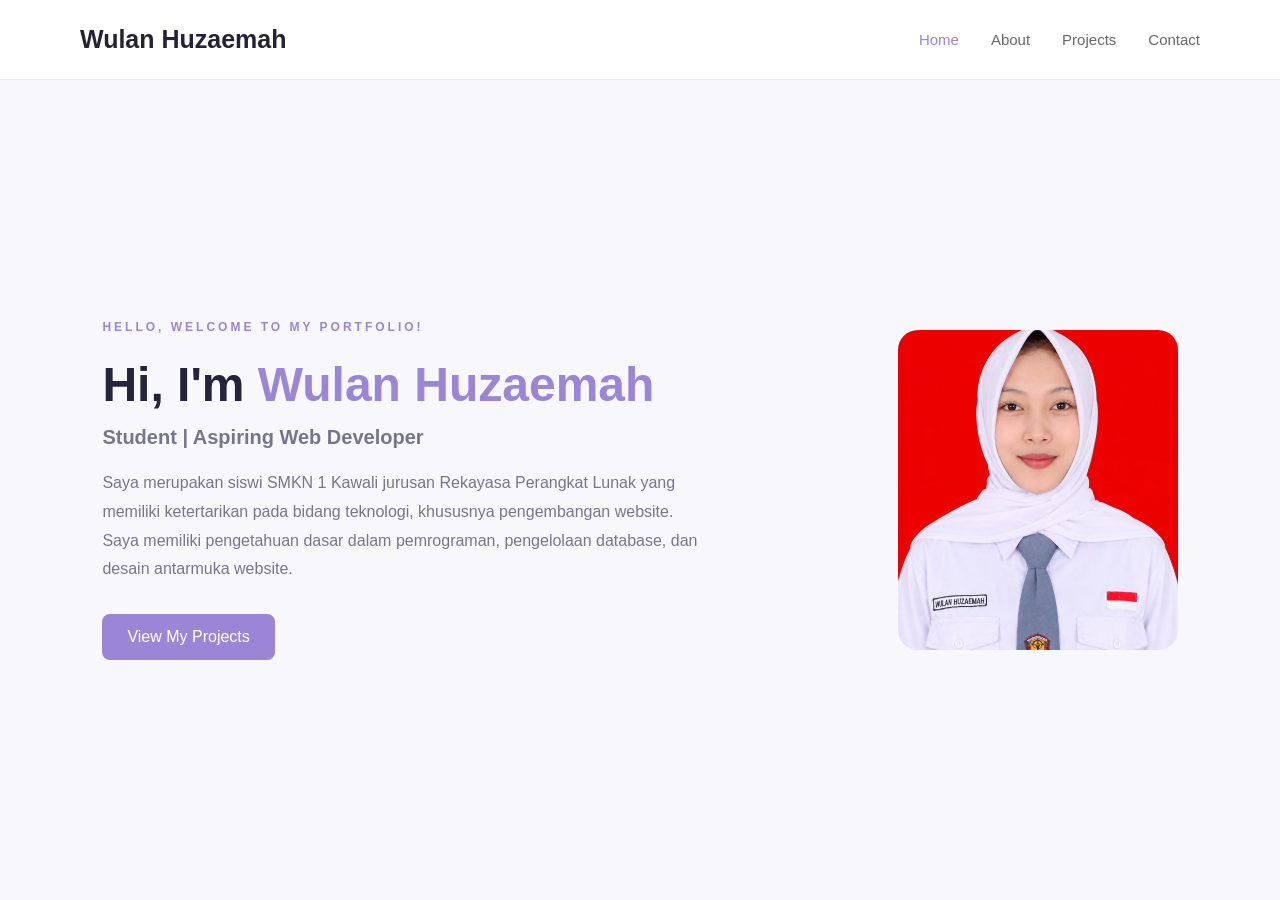
<file: index.html>
<!DOCTYPE html>
<html lang="id">
<head>
    <meta charset="UTF-8">
    <meta name="viewport" content="width=device-width, initial-scale=1.0">
    <title>Wulan Huzaemah | My Portfolio</title>

    <link rel="stylesheet" href="style.css">
</head>
<body>

    <!-- NAVBAR -->
    <header class="navbar">
        <div class="nav-container">

            <a href="index.html" class="logo">Wulan Huzaemah</a>

            <nav>
                <ul class="nav-links">
                    <li>
                        <a href="index.html" class="active">Home</a>
                    </li>

                    <li>
                        <a href="about.html">About</a>
                    </li>

                    <li>
                        <a href="project.html">Projects</a>
                    </li>

                    <li>
                        <a href="contact.html">Contact</a>
                    </li>
                </ul>
            </nav>

        </div>
    </header>

    <!-- HOME SECTION -->
    <main>

        <section class="home" id="home">

            <!-- HOME CONTENT -->
            <div class="home-content">

                <p class="greeting">
                    HELLO, WELCOME TO MY PORTFOLIO!
                </p>

                <h1>
                    Hi, I'm <span>Wulan Huzaemah</span>
                </h1>

                <h2>
                    Student | Aspiring Web Developer
                </h2>

                <p class="description">
                    Saya merupakan siswi SMKN 1 Kawali jurusan
                    Rekayasa Perangkat Lunak yang memiliki
                    ketertarikan pada bidang teknologi, khususnya
                    pengembangan website. Saya memiliki pengetahuan
                    dasar dalam pemrograman, pengelolaan database,
                    dan desain antarmuka website.
                </p>

                <a href="project.html" class="btn">
                    View My Projects
                </a>

            </div>

            <!-- HOME IMAGE -->
            <div class="home-image">

                <div class="image-placeholder">
                    <img src="profil.jpeg" alt="Foto Wulan Huzaemah">
                </div>

            </div>

        </section>

    </main>

</body>
</html>
</file>
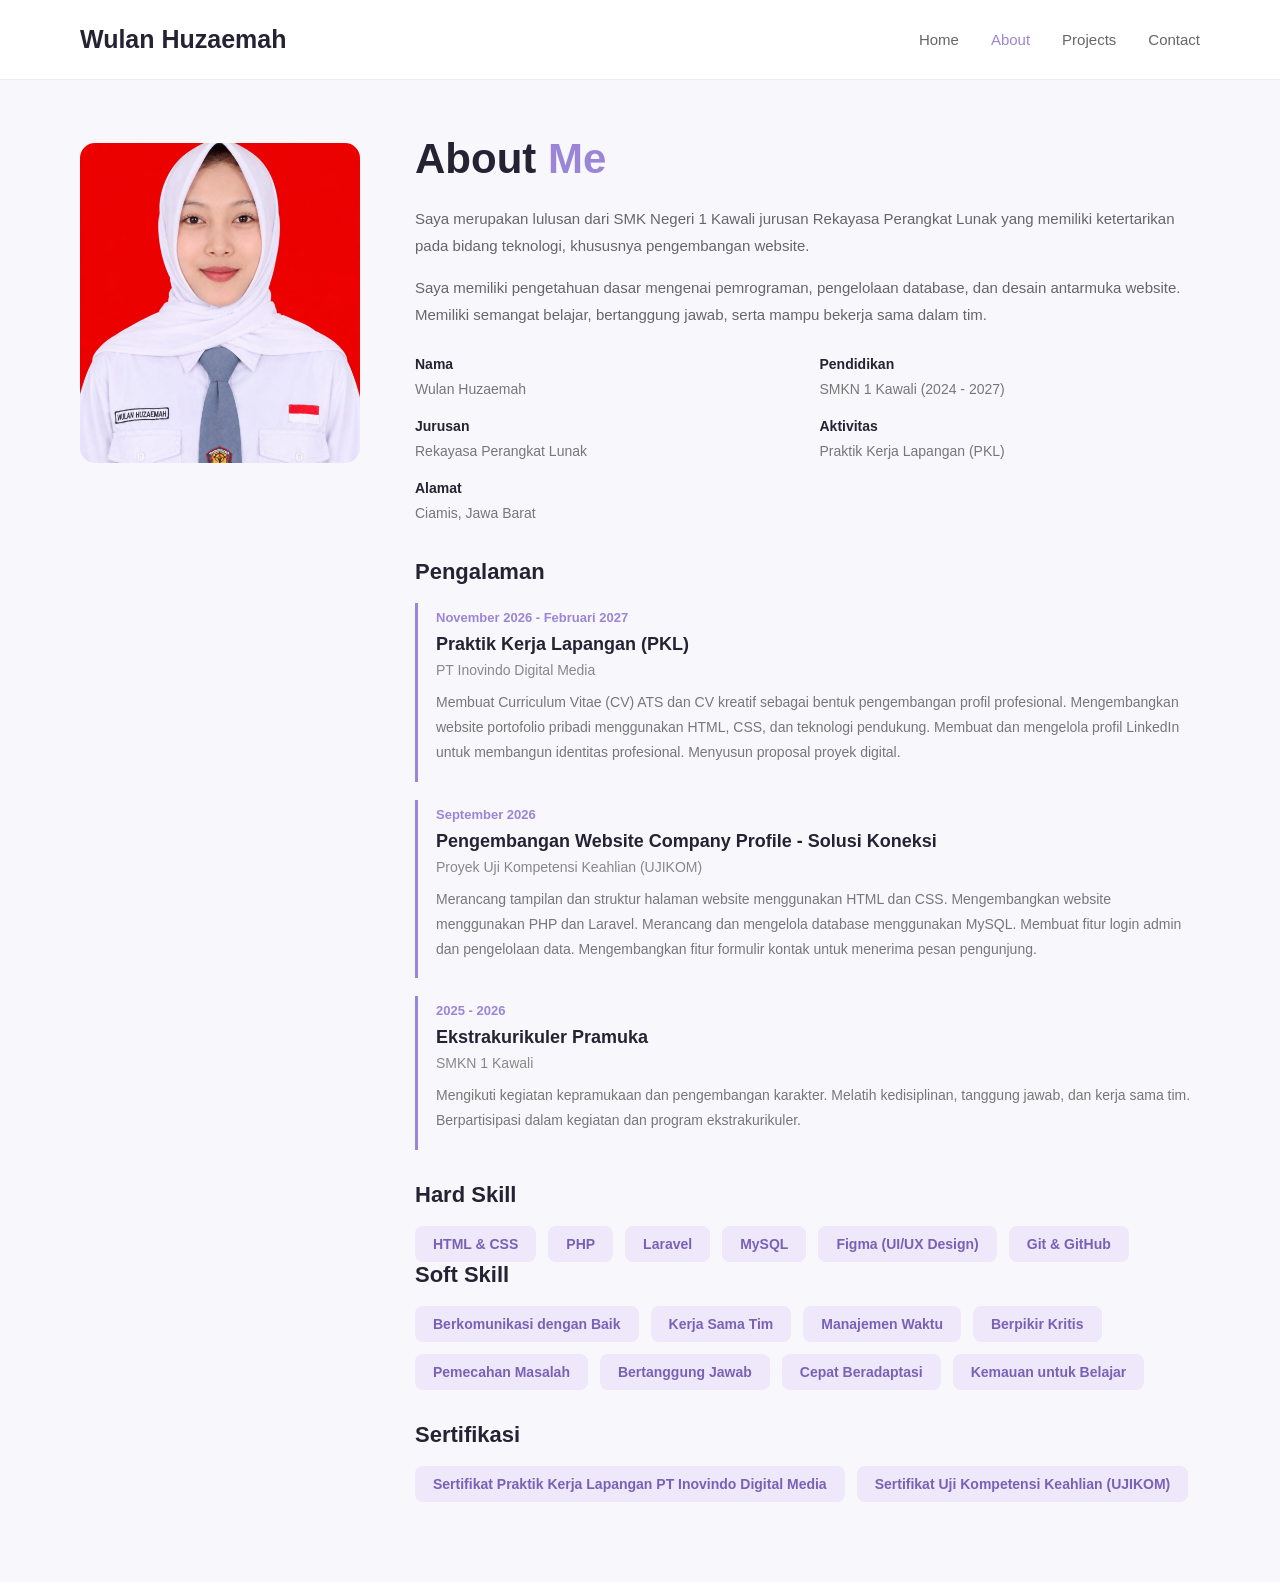
<file: about.html>
<!DOCTYPE html>
<html lang="id">
<head>
    <meta charset="UTF-8">
    <meta name="viewport" content="width=device-width, initial-scale=1.0">
    <title>About me | Wulan Huzaemah</title>
    <link rel="stylesheet" href="style.css">
</head>
<body>

    <!-- NAVBAR -->
    <header class="navbar">
        <div class="nav-container">
            <a href="index.html" class="logo">Wulan Huzaemah</a>

            <nav>
                <ul class="nav-links">
                    <li><a href="index.html">Home</a></li>
                    <li><a href="about.html" class="active">About</a></li>
                    <li><a href="project.html">Projects</a></li>
                    <li><a href="contact.html">Contact</a></li>
                </ul>
            </nav>
        </div>
    </header>

    <!-- ABOUT SECTION -->
    <main>
        <section class="about">

            <div class="about-image">
                <img src="profil.jpeg" alt="Foto Profil Wulan">
            </div>

            <div class="about-content">

                <h1>About <span>Me</span></h1>

                <!-- PROFIL DIRI -->
                <p class="about-description">
                    Saya merupakan lulusan dari SMK Negeri 1 Kawali
                    jurusan Rekayasa Perangkat Lunak yang memiliki
                    ketertarikan pada bidang teknologi, khususnya
                    pengembangan website.
                </p>

                <p class="about-description">
                    Saya memiliki pengetahuan dasar mengenai pemrograman,
                    pengelolaan database, dan desain antarmuka website.
                    Memiliki semangat belajar, bertanggung jawab, serta
                    mampu bekerja sama dalam tim.
                </p>

                <!-- PERSONAL INFORMATION -->
                <div class="about-info">

                    <div class="info-item">
                        <strong>Nama</strong>
                        <span>Wulan Huzaemah</span>
                    </div>

                    <div class="info-item">
                        <strong>Pendidikan</strong>
                        <span>SMKN 1 Kawali (2024 - 2027)</span>
                    </div>

                    <div class="info-item">
                        <strong>Jurusan</strong>
                        <span>Rekayasa Perangkat Lunak</span>
                    </div>

                    <div class="info-item">
                        <strong>Aktivitas</strong>
                        <span>Praktik Kerja Lapangan (PKL)</span>
                    </div>

                    <div class="info-item">
                        <strong>Alamat</strong>
                        <span>Ciamis, Jawa Barat</span>
                    </div>

                </div>

                <!-- EXPERIENCE -->
                <div class="experience">
                    <h2>Pengalaman</h2>

                    <div class="experience-item">
                        <span class="experience-year">
                            November 2026 - Februari 2027
                        </span>

                        <h3>Praktik Kerja Lapangan (PKL)</h3>
                        <h4>PT Inovindo Digital Media</h4>

                        <p>
                            Membuat Curriculum Vitae (CV) ATS dan CV kreatif
                            sebagai bentuk pengembangan profil profesional.
                            Mengembangkan website portofolio pribadi
                            menggunakan HTML, CSS, dan teknologi pendukung.
                            Membuat dan mengelola profil LinkedIn untuk
                            membangun identitas profesional. Menyusun
                            proposal proyek digital.
                        </p>
                    </div>

                    <div class="experience-item">
                        <span class="experience-year">
                            September 2026
                        </span>

                        <h3>Pengembangan Website Company Profile - Solusi Koneksi</h3>
                        <h4>Proyek Uji Kompetensi Keahlian (UJIKOM)</h4>

                        <p>
                            Merancang tampilan dan struktur halaman website
                            menggunakan HTML dan CSS. Mengembangkan website
                            menggunakan PHP dan Laravel. Merancang dan
                            mengelola database menggunakan MySQL. Membuat
                            fitur login admin dan pengelolaan data.
                            Mengembangkan fitur formulir kontak untuk
                            menerima pesan pengunjung.
                        </p>
                    </div>

                    <div class="experience-item">
                        <span class="experience-year">
                            2025 - 2026
                        </span>

                        <h3>Ekstrakurikuler Pramuka</h3>
                        <h4>SMKN 1 Kawali</h4>

                        <p>
                            Mengikuti kegiatan kepramukaan dan pengembangan
                            karakter. Melatih kedisiplinan, tanggung jawab,
                            dan kerja sama tim. Berpartisipasi dalam kegiatan
                            dan program ekstrakurikuler.
                        </p>
                    </div>
                </div>

                <!-- HARD SKILLS -->
                <div class="skills">
                    <h2>Hard Skill</h2>

                    <div class="skill-list">
                        <span>HTML & CSS</span>
                        <span>PHP</span>
                        <span>Laravel</span>
                        <span>MySQL</span>
                        <span>Figma (UI/UX Design)</span>
                        <span>Git & GitHub</span>
                    </div>

                    <!-- SOFT SKILLS -->
                    <h2>Soft Skill</h2>

                    <div class="skill-list">
                        <span>Berkomunikasi dengan Baik</span>
                        <span>Kerja Sama Tim</span>
                        <span>Manajemen Waktu</span>
                        <span>Berpikir Kritis</span>
                        <span>Pemecahan Masalah</span>
                        <span>Bertanggung Jawab</span>
                        <span>Cepat Beradaptasi</span>
                        <span>Kemauan untuk Belajar</span>
                    </div>
                </div>

                <!-- CERTIFICATIONS -->
                <div class="skills">
                    <h2>Sertifikasi</h2>

                    <div class="skill-list">
                        <span>Sertifikat Praktik Kerja Lapangan PT Inovindo Digital Media</span>
                        <span>Sertifikat Uji Kompetensi Keahlian (UJIKOM)</span>
                    </div>
                </div>

            </div>
        </section>
    </main>

</body>
</html>
</file>
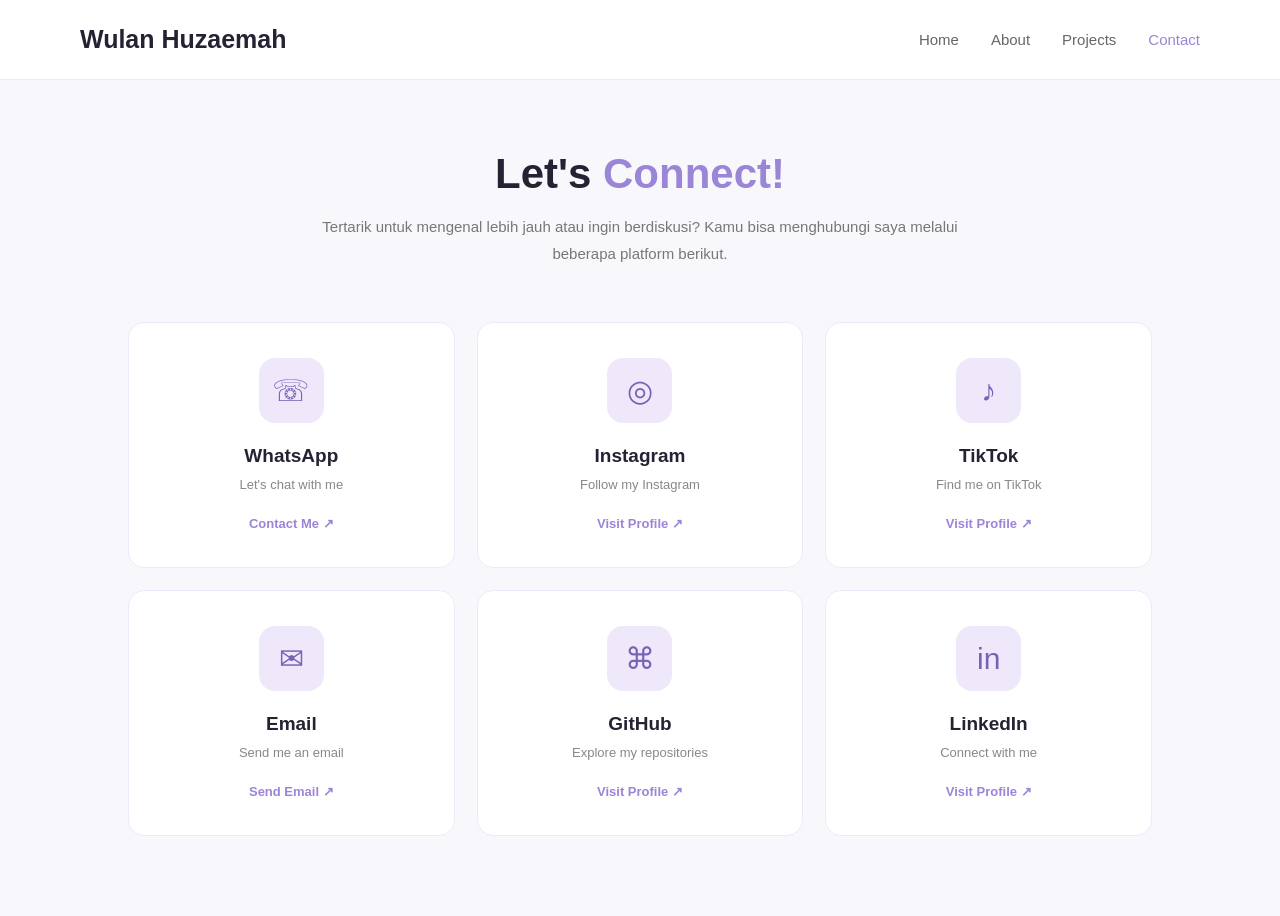
<file: contact.html>
<!DOCTYPE html>
<html lang="id">
<head>
    <meta charset="UTF-8">
    <meta name="viewport" content="width=device-width, initial-scale=1.0">
    <title>Contact | Wulan Huzaemah</title>
    <link rel="stylesheet" href="style.css">
</head>
<body>

    <!-- NAVBAR -->
    <header class="navbar">
        <div class="nav-container">

            <a href="index.html" class="logo">
                Wulan Huzaemah
            </a>

            <nav>
                <ul class="nav-links">
                    <li><a href="index.html">Home</a></li>
                    <li><a href="about.html">About</a></li>
                    <li><a href="project.html">Projects</a></li>
                    <li><a href="contact.html" class="active">Contact</a></li>
                </ul>
            </nav>

        </div>
    </header>

    <!-- CONTACT SECTION -->
    <main>
        <section class="contact">

            <div class="contact-heading">

                <h1>Let's <span>Connect!</span></h1>

                <p>
                    Tertarik untuk mengenal lebih jauh atau ingin
                    berdiskusi? Kamu bisa menghubungi saya melalui
                    beberapa platform berikut.
                </p>

            </div>

            <!-- CONTACT CARDS -->
            <div class="contact-cards">

                <!-- WHATSAPP -->
                <a href="https://wa.me/6281572826640"
                   class="contact-card"
                   target="_blank"
                   rel="noopener noreferrer">

                    <div class="contact-icon">☏</div>
                    <h2>WhatsApp</h2>
                    <p>Let's chat with me</p>
                    <span class="contact-link">Contact Me ↗</span>

                </a>

                <!-- INSTAGRAM -->
                <a href="https://www.instagram.com/ulnhzaa_/"
                   class="contact-card"
                   target="_blank"
                   rel="noopener noreferrer">

                    <div class="contact-icon">◎</div>
                    <h2>Instagram</h2>
                    <p>Follow my Instagram</p>
                    <span class="contact-link">Visit Profile ↗</span>

                </a>

                <!-- TIKTOK -->
                <a href="https://www.tiktok.com/@ulelel._"
                   class="contact-card"
                   target="_blank"
                   rel="noopener noreferrer">

                    <div class="contact-icon">♪</div>
                    <h2>TikTok</h2>
                    <p>Find me on TikTok</p>
                    <span class="contact-link">Visit Profile ↗</span>

                </a>

                <!-- EMAIL -->
                <a href="mailto:wulanhuzaemah129@gmail.com"
                   class="contact-card">

                    <div class="contact-icon">✉</div>
                    <h2>Email</h2>
                    <p>Send me an email</p>
                    <span class="contact-link">Send Email ↗</span>

                </a>

                <!-- GITHUB -->
                <a href="github.com/WulanHuzaemah"
                   class="contact-card"
                   target="_blank"
                   rel="noopener noreferrer">

                    <div class="contact-icon">⌘</div>
                    <h2>GitHub</h2>
                    <p>Explore my repositories</p>
                    <span class="contact-link">Visit Profile ↗</span>

                </a>

                <!-- LINKEDIN -->
                <a href="https://www.linkedin.com/in/wulan-huzaemah-00287b448?utm_source=share_via&utm_content=profile&utm_medium=member_android"
                   class="contact-card"
                   target="_blank"
                   rel="noopener noreferrer">

                    <div class="contact-icon">in</div>
                    <h2>LinkedIn</h2>
                    <p>Connect with me</p>
                    <span class="contact-link">Visit Profile ↗</span>

                </a>

            </div>

        </section>
    </main>

</body>
</html>
</file>
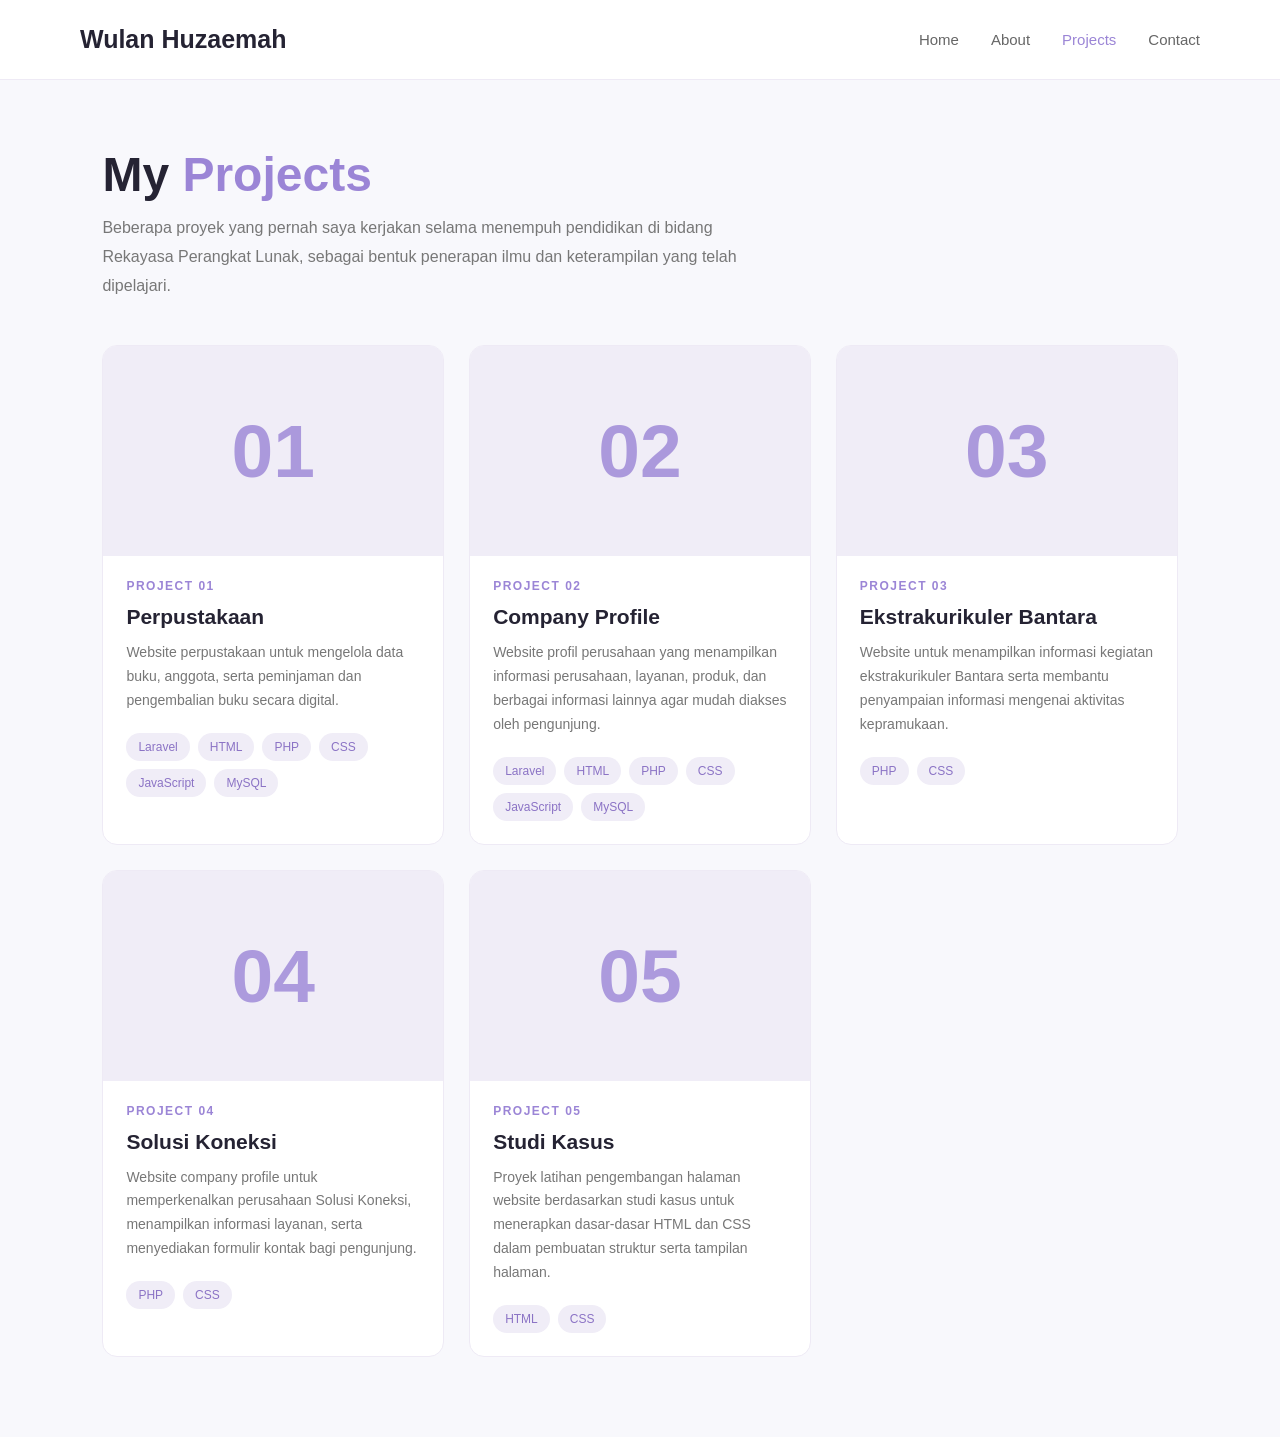
<file: project.html>
<!DOCTYPE html>
<html lang="id">
<head>
    <meta charset="UTF-8">
    <meta name="viewport" content="width=device-width, initial-scale=1.0">
    <title>Projects | Wulan Huzaemah</title>
    <link rel="stylesheet" href="style.css">
</head>
<body>

    <!-- NAVBAR -->
    <header class="navbar">
        <div class="nav-container">
            <a href="index.html" class="logo">Wulan Huzaemah</a>

            <nav>
                <ul class="nav-links">
                    <li><a href="index.html">Home</a></li>
                    <li><a href="about.html">About</a></li>
                    <li><a href="project.html" class="active">Projects</a></li>
                    <li><a href="contact.html">Contact</a></li>
                </ul>
            </nav>
        </div>
    </header>

    <!-- PROJECT SECTION -->
    <main class="projects">
        <div class="projects-container">

            <div class="projects-heading">
                <h1>My <span> Projects </span></h1>
                <p>
                    Beberapa proyek yang pernah saya kerjakan
                    selama menempuh pendidikan di bidang Rekayasa
                    Perangkat Lunak, sebagai bentuk penerapan
                    ilmu dan keterampilan yang telah dipelajari.
                </p>
            </div>

            <div class="project-grid">

                <!-- PROJECT 1 -->
                <article class="project-card">
                    <div class="project-image">
                        <span>01</span>
                    </div>

                    <div class="project-info">
                        <p class="project-number">PROJECT 01</p>
                        <h2>Perpustakaan</h2>

                        <p class="project-description">
                            Website perpustakaan untuk mengelola
                            data buku, anggota, serta peminjaman
                            dan pengembalian buku secara digital.
                        </p>

                        <div class="project-tags">
                            <span>Laravel</span>
                            <span>HTML</span>
                            <span>PHP</span>
                            <span>CSS</span>
                            <span>JavaScript</span>
                            <span>MySQL</span>
                        </div>
                    </div>
                </article>

                <!-- PROJECT 2 -->
                <article class="project-card">
                    <div class="project-image">
                        <span>02</span>
                    </div>

                    <div class="project-info">
                        <p class="project-number">PROJECT 02</p>
                        <h2>Company Profile</h2>

                        <p class="project-description">
                            Website profil perusahaan yang menampilkan
                            informasi perusahaan, layanan, produk,
                            dan berbagai informasi lainnya agar
                            mudah diakses oleh pengunjung.
                        </p>

                        <div class="project-tags">
                            <span>Laravel</span>
                            <span>HTML</span>
                            <span>PHP</span>
                            <span>CSS</span>
                            <span>JavaScript</span>
                            <span>MySQL</span>
                        </div>
                    </div>
                </article>

                <!-- PROJECT 3 -->
                <article class="project-card">
                    <div class="project-image">
                        <span>03</span>
                    </div>

                    <div class="project-info">
                        <p class="project-number">PROJECT 03</p>
                        <h2>Ekstrakurikuler Bantara</h2>

                        <p class="project-description">
                            Website untuk menampilkan informasi
                            kegiatan ekstrakurikuler Bantara serta
                            membantu penyampaian informasi mengenai
                            aktivitas kepramukaan.
                        </p>

                        <div class="project-tags">
                            <span>PHP</span>
                            <span>CSS</span>
                        </div>
                    </div>
                </article>

                <!-- PROJECT 4 -->
                <article class="project-card">
                    <div class="project-image">
                        <span>04</span>
                    </div>

                    <div class="project-info">
                        <p class="project-number">PROJECT 04</p>
                        <h2>Solusi Koneksi</h2>

                        <p class="project-description">
                            Website company profile untuk
                            memperkenalkan perusahaan Solusi Koneksi,
                            menampilkan informasi layanan, serta
                            menyediakan formulir kontak bagi pengunjung.
                        </p>

                        <div class="project-tags">
                            <span>PHP</span>
                            <span>CSS</span>
                        </div>
                    </div>
                </article>

                <!-- PROJECT 5 -->
                <article class="project-card">
                    <div class="project-image">
                        <span>05</span>
                    </div>

                    <div class="project-info">
                        <p class="project-number">PROJECT 05</p>
                        <h2>Studi Kasus</h2>

                        <p class="project-description">
                            Proyek latihan pengembangan halaman website
                            berdasarkan studi kasus untuk menerapkan
                            dasar-dasar HTML dan CSS dalam pembuatan
                            struktur serta tampilan halaman.
                        </p>

                        <div class="project-tags">
                            <span>HTML</span>
                            <span>CSS</span>
                        </div>
                    </div>
                </article>

            </div>
        </div>
    </main>

</body>
</html>
</file>
<file: style.css>
/* =========================
   GLOBAL
========================= */
* {
    margin: 0;
    padding: 0;
    box-sizing: border-box;
    font-family: Arial, sans-serif;
}

html {
    scroll-behavior: smooth;
}

body {
    background: #f8f8fc;
    color: #25243a;
    padding-top: 80px;
}

img {
    max-width: 100%;
}

/* =========================
   NAVBAR
========================= */
.navbar {
    position: fixed;
    top: 0;
    left: 0;
    width: 100%;
    height: 80px;
    padding: 0;
    background: #fff;
    border-bottom: 1px solid #eeeaf5;
    z-index: 9999;
}

.nav-container {
    width: 100%;
    max-width: 1200px;
    height: 100%;
    margin: 0 auto;
    padding: 0 40px;
    display: flex;
    justify-content: space-between;
    align-items: center;
    gap: 24px;
}

.navbar .logo {
    color: #252333;
    font-size: 25px;
    font-weight: 700;
    text-decoration: none;
    white-space: nowrap;
}

.nav-links {
    display: flex;
    align-items: center;
    gap: 32px;
    list-style: none;
}

.nav-links a {
    color: #666;
    font-size: 15px;
    font-weight: 500;
    text-decoration: none;
    transition: color .3s ease;
}

.nav-links a:hover,
.nav-links a.active {
    color: #9b85d6;
}

/* =========================
   HOME PAGE
========================= */
.home {
    min-height: calc(100vh - 80px);
    padding: 60px 8%;
    display: flex;
    justify-content: space-between;
    align-items: center;
    gap: 50px;
}

.home-content {
    max-width: 600px;
}

.greeting {
    margin-bottom: 20px;
    color: #9b85d6;
    font-size: 12px;
    font-weight: 700;
    letter-spacing: 3px;
}

.home-content h1 {
    margin-bottom: 10px;
    font-size: 48px;
    line-height: 1.3;
}

.home-content h1 span,
.home-content h2 span {
    color: #9b85d6;
}

.home-content h2 {
    margin-bottom: 20px;
    color: #77758b;
    font-size: 20px;
}

.description {
    margin-bottom: 30px;
    color: #77758b;
    line-height: 1.8;
}

.btn {
    display: inline-block;
    padding: 14px 25px;
    border-radius: 8px;
    background: #9b85d6;
    color: #fff;
    text-decoration: none;
    transition: background .3s ease;
}

.btn:hover {
    background: #7962b5;
}

.image-placeholder {
    width: 280px;
    height: 320px;
    overflow: hidden;
    border-radius: 20px;
    flex-shrink: 0;
}

.image-placeholder img {
    display: block;
    width: 100%;
    height: 100%;
    object-fit: cover;
}

/* =========================
   ABOUT PAGE
========================= */
.about {
    width: 100%;
    max-width: 1200px;
    min-height: calc(100vh - 80px);
    margin: 0 auto;
    padding: 55px 40px 80px;
    display: grid;
    grid-template-columns: 280px minmax(0, 1fr);
    align-items: start;
    gap: 55px;
}

.about-image {
    display: flex;
    justify-content: center;
    align-items: flex-start;
    padding-top: 8px;
}

.about-image img {
    display: block;
    width: 280px;
    height: 320px;
    object-fit: cover;
    border-radius: 15px;
}

.about-content {
    min-width: 0;
}

.about-content h1 {
    margin-bottom: 22px;
    color: #252333;
    font-size: 42px;
}

.about-content h1 span {
    color: #9b85d6;
}

.about-description {
    margin-bottom: 15px;
    color: #666;
    font-size: 15px;
    line-height: 1.8;
}

/* PERSONAL INFORMATION */
.about-info {
    display: grid;
    grid-template-columns: repeat(2, minmax(0, 1fr));
    gap: 18px 24px;
    margin-top: 28px;
}

.info-item {
    min-width: 0;
    display: flex;
    flex-direction: column;
    gap: 7px;
}

.info-item strong {
    color: #252333;
    font-size: 14px;
}

.info-item span {
    color: #777;
    font-size: 14px;
    line-height: 1.5;
    overflow-wrap: anywhere;
}

/* EXPERIENCE */
.experience {
    margin-top: 35px;
}

.experience h2,
.skills h2 {
    margin-bottom: 18px;
    color: #252333;
    font-size: 22px;
}

.experience-item {
    margin-bottom: 18px;
    padding: 5px 0 16px 18px;
    border-left: 3px solid #9b85d6;
}

.experience-year {
    color: #9b85d6;
    font-size: 13px;
    font-weight: 600;
}

.experience-item h3 {
    margin: 8px 0 5px;
    color: #252333;
    font-size: 18px;
}

.experience-item h4 {
    margin-bottom: 9px;
    color: #888;
    font-size: 14px;
    font-weight: 500;
    line-height: 1.5;
    white-space: normal;
    overflow-wrap: break-word;
}

.experience-item p {
    color: #777;
    font-size: 14px;
    line-height: 1.8;
}

/* SKILLS */
.skills {
    margin-top: 32px;
}

.skill-list {
    display: flex;
    flex-wrap: wrap;
    gap: 12px;
}

.skill-list span {
    padding: 10px 18px;
    border-radius: 8px;
    background: #eee8fa;
    color: #7962b5;
    font-size: 14px;
    font-weight: 600;
}

/* =========================
   PROJECT PAGE
========================= */
.projects {
    min-height: calc(100vh - 80px);
    padding: 55px 8% 80px;
}

.projects-container {
    max-width: 1200px;
    margin: 0 auto;
}

.projects-heading {
    max-width: 650px;
    margin-bottom: 45px;
}

.section-label {
    color: #9b85d6;
    font-size: 13px;
    font-weight: 700;
    letter-spacing: 3px;
}

.projects-heading h1 {
    margin: 12px 0;
    color: #252333;
    font-size: 48px;
}

.projects-heading h1 span {
    color: #9b85d6;
}

.projects-heading > p:last-child {
    color: #777;
    line-height: 1.8;
}

.project-grid {
    display: grid;
    grid-template-columns: repeat(3, minmax(0, 1fr));
    gap: 25px;
}

.project-card {
    overflow: hidden;
    border: 1px solid #eeeaf5;
    border-radius: 15px;
    background: #fff;
    transition: transform .3s ease, box-shadow .3s ease;
}

.project-card:hover {
    transform: translateY(-7px);
    box-shadow: 0 12px 30px rgba(40, 30, 70, .08);
}

.project-image {
    width: 100%;
    height: 210px;
    overflow: hidden;
    display: flex;
    justify-content: center;
    align-items: center;
    background: #f0edf7;
}

.project-image img {
    display: block;
    width: 100%;
    height: 100%;
    object-fit: cover;
}

.project-image span {
    color: #9b85d6;
    font-size: 75px;
    font-weight: 700;
    opacity: .8;
}

.project-info {
    padding: 23px;
}

.project-number {
    color: #9b85d6;
    font-size: 12px;
    font-weight: 700;
    letter-spacing: 1.5px;
}

.project-info h2 {
    margin: 12px 0;
    color: #252333;
    font-size: 21px;
}

.project-info > p:not(.project-number) {
    color: #777;
    font-size: 14px;
    line-height: 1.7;
}

.project-tags {
    display: flex;
    flex-wrap: wrap;
    gap: 8px;
    margin-top: 20px;
}

.project-tags span {
    padding: 7px 12px;
    border-radius: 20px;
    background: #f0edf7;
    color: #8b73c5;
    font-size: 12px;
}

/* =========================
   CONTACT PAGE
========================= */
.contact {
    min-height: calc(100vh - 80px);
    padding: 70px 10% 80px;
}

.contact-heading {
    max-width: 650px;
    margin: 0 auto 55px;
    text-align: center;
}

.contact-heading h1 {
    margin-bottom: 15px;
    color: #252333;
    font-size: 42px;
}

.contact-heading h1 span {
    color: #9b85d6;
}

.contact-heading > p:last-child {
    color: #777;
    font-size: 15px;
    line-height: 1.8;
}

/* CONTACT CARDS */
.contact-cards {
    display: grid;
    grid-template-columns: repeat(3, minmax(0, 1fr));
    gap: 22px;
}

.contact-card {
    padding: 35px 20px;
    border: 1px solid #eee8fa;
    border-radius: 16px;
    background: #fff;
    text-align: center;
    text-decoration: none;
    transition: transform .3s ease, box-shadow .3s ease;
}

.contact-card:hover {
    transform: translateY(-8px);
    border-color: #9b85d6;
    box-shadow: 0 10px 30px rgba(121, 98, 181, .12);
}

.contact-icon {
    width: 65px;
    height: 65px;
    margin: 0 auto 22px;
    border-radius: 16px;
    display: flex;
    justify-content: center;
    align-items: center;
    background: #eee8fa;
    color: #7962b5;
    font-size: 30px;
}

.contact-card h2 {
    margin-bottom: 10px;
    color: #252333;
    font-size: 19px;
}

.contact-card p {
    margin-bottom: 22px;
    color: #888;
    font-size: 13px;
}

.contact-link {
    color: #9b85d6;
    font-size: 13px;
    font-weight: 600;
}

/* =========================
   FOOTER
========================= */
.footer {
    padding: 25px;
    border-top: 1px solid #eeeaf5;
    color: #888;
    font-size: 13px;
    text-align: center;
}

/* =========================
   RESPONSIVE
========================= */
@media (max-width: 900px) {
    .project-grid {
        grid-template-columns: repeat(2, minmax(0, 1fr));
    }

    .contact-cards {
        grid-template-columns: repeat(2, minmax(0, 1fr));
    }

    .about {
        grid-template-columns: 230px minmax(0, 1fr);
        gap: 35px;
        padding-right: 6%;
        padding-left: 6%;
    }

    .about-image img {
        width: 230px;
        height: 280px;
    }
}

@media (max-width: 768px) {
    .home {
        flex-direction: column-reverse;
        justify-content: center;
        gap: 35px;
        padding: 55px 6%;
        text-align: center;
    }

    .home-content h1 {
        font-size: 36px;
    }

    .about {
        grid-template-columns: 1fr;
        gap: 30px;
        padding: 45px 7% 60px;
    }

    .about-image {
        justify-content: center;
    }

    .about-content h1 {
        font-size: 34px;
    }

    .projects-heading h1 {
        font-size: 38px;
    }
}

@media (max-width: 600px) {
    body {
        padding-top: 105px;
    }

    .navbar {
        height: 105px;
    }

    .nav-container {
        flex-direction: column;
        justify-content: center;
        gap: 12px;
        padding: 10px 12px;
    }

    .navbar .logo {
        font-size: 21px;
    }

    .nav-links {
        justify-content: center;
        gap: 18px;
    }

    .nav-links a {
        font-size: 13px;
    }

    .home-content h1 {
        font-size: 32px;
    }

    .about-info {
        grid-template-columns: 1fr;
    }

    .projects {
        padding: 45px 6% 60px;
    }

    .projects-heading h1 {
        font-size: 34px;
    }

    .project-grid,
    .contact-cards {
        grid-template-columns: 1fr;
    }

    .contact {
        padding: 45px 7% 60px;
    }

    .contact-heading h1 {
        font-size: 34px;
    }
}
</file>
